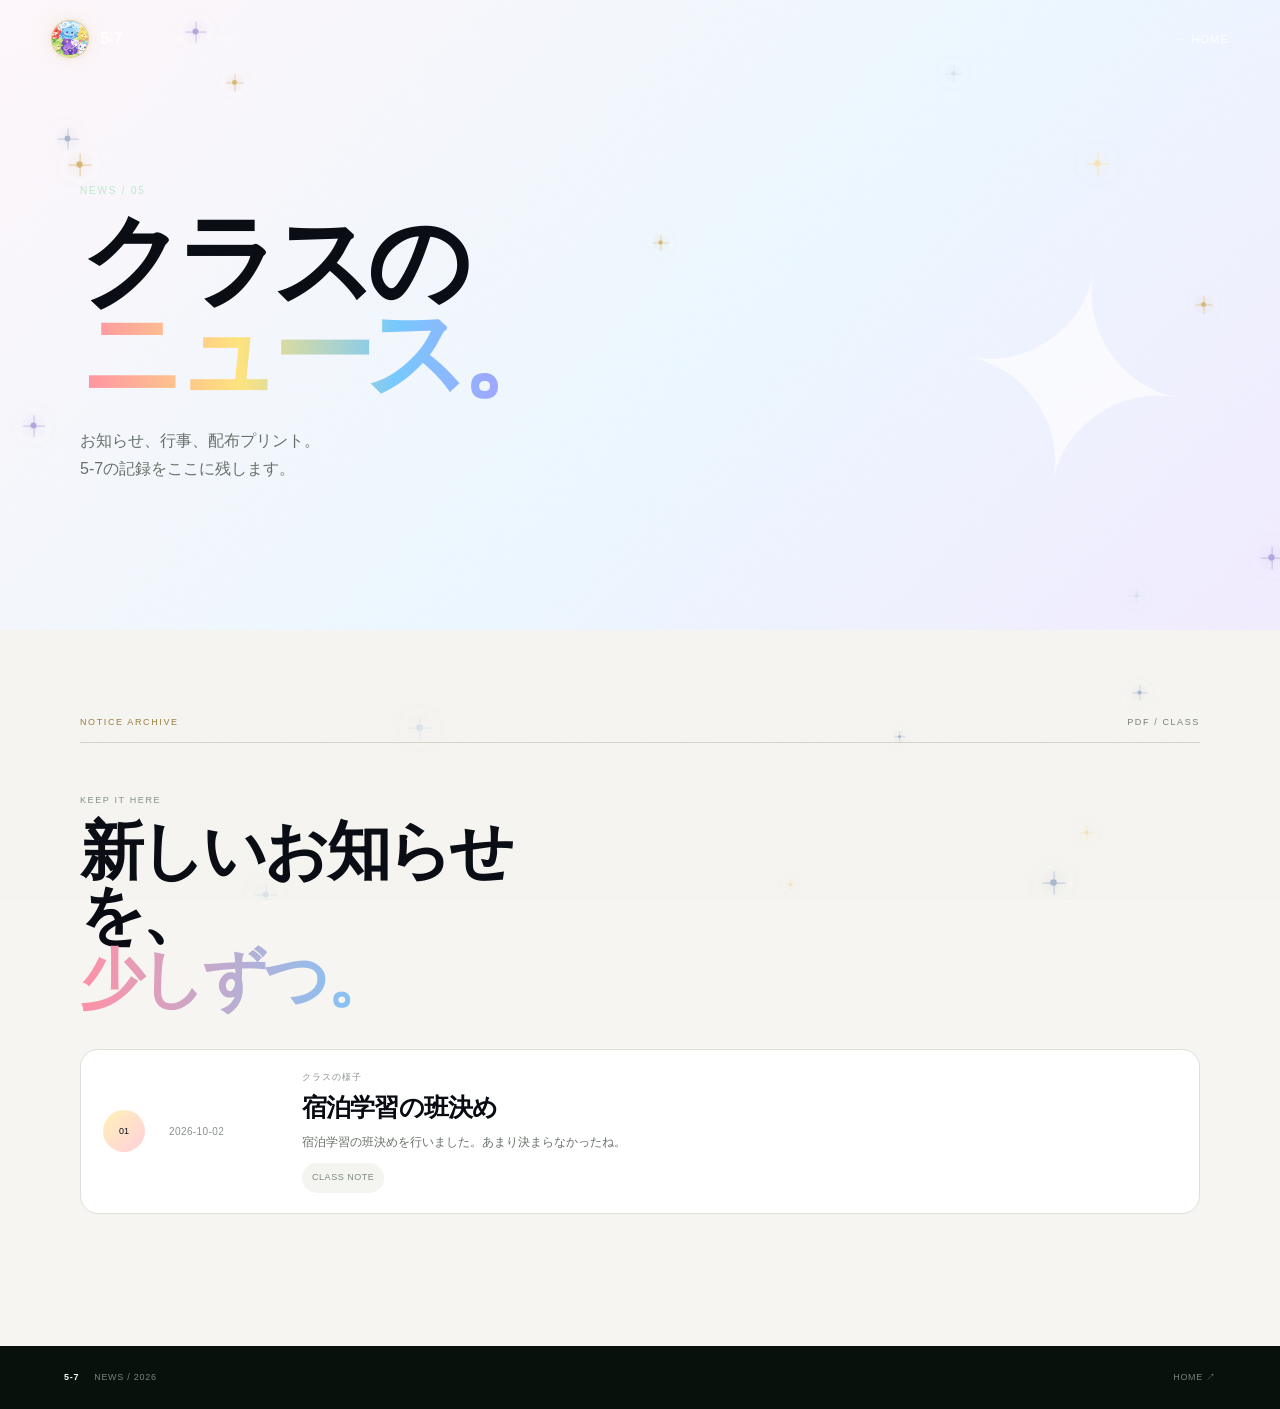
<file: news.html>
<!doctype html>
<html lang="ja">
<head>
  <meta charset="utf-8">
  <meta name="viewport" content="width=device-width, initial-scale=1">
  <meta name="description" content="5-7 クラスのニュースとPDFのお知らせ。">
  <meta name="theme-color" content="#102018">
  <title>NEWS | 5-7</title>
  <link rel="icon" href="favicon.png" type="image/png">
  <link rel="stylesheet" href="style.css">
</head>
<body class="sub-page">
  <div class="page-noise" aria-hidden="true"></div>
  <div class="sparkles" id="sparkles" aria-hidden="true"></div>
  <header class="header light-header">
    <a class="brand" href="index.html"><span class="brand-mark"><img src="class-icon.png" alt=""></span><span class="brand-name">5-7</span><span class="brand-sub">CLASS HOMEPAGE</span></a>
    <a class="back-home" href="index.html">← HOME</a>
  </header>
  <main>
    <section class="sub-hero news-sub-hero">
      <div class="sub-hero-inner reveal">
        <p class="small-label">NEWS / 05</p>
        <h1>クラスの<br><span>ニュース。</span></h1>
        <p>お知らせ、行事、配布プリント。<br>5-7の記録をここに残します。</p>
      </div>
      <div class="sub-hero-shape" aria-hidden="true">✦</div>
    </section>

    <section class="section news-page-section">
      <div class="section-kicker reveal"><span>NOTICE ARCHIVE</span><span>PDF / CLASS</span></div>
      <div class="news-page-intro reveal">
        <div><p class="tiny-label">KEEP IT HERE</p><h2>新しいお知らせを、<br><span>少しずつ。</span></h2></div>
      </div>
      <div class="news-list" id="newsList"></div>
      <div class="news-empty" id="newsEmpty" hidden><div>✦</div><h2>これから増えていく。</h2><p><code>news-data.js</code> にニュースを追加するとここに表示されます。</p></div>
    </section>
  </main>
  <footer class="footer"><div class="footer-brand"><strong>5-7</strong><span>NEWS / 2026</span></div><a href="index.html">HOME ↗</a></footer>
  <script src="news-data.js"></script>
  <script src="script.js"></script>
</body>
</html>
</file>
<file: style.css>
:root {
  --ink: #102018;
  --ink-soft: #20342a;
  --paper: #fffdf8;
  --paper-2: #f6f5ef;
  --line: #d8ddd5;
  --muted: #7c867f;
  --white: #ffffff;
  --pink: #ff91a5;
  --blue: #76c9ff;
  --yellow: #ffe47d;
  --green: #65d6a2;
  --purple: #b695ff;
  --max: 1120px;
}

* { box-sizing: border-box; }
html { scroll-behavior: smooth; }
body { margin: 0; background: var(--paper); color: var(--ink); font-family: Arial, "Hiragino Kaku Gothic ProN", "Yu Gothic", sans-serif; line-height: 1.7; }
body.menu-open,
body.lightbox-open { overflow: hidden; }
a { color: inherit; text-decoration: none; }
button { font: inherit; }
img { max-width: 100%; }
::selection { background: var(--yellow); color: var(--ink); }

.page-noise {
  position: fixed;
  inset: 0;
  z-index: 100;
  pointer-events: none;
  opacity: .02;
  background-image: url("data:image/svg+xml,%3Csvg xmlns='http://www.w3.org/2000/svg' width='180' height='180' viewBox='0 0 180 180'%3E%3Cfilter id='noise'%3E%3CfeTurbulence type='fractalNoise' baseFrequency='.8' numOctaves='3' stitchTiles='stitch'/%3E%3C/filter%3E%3Crect width='100%25' height='100%25' filter='url(%23noise)'/%3E%3C/svg%3E");
}

.sparkles { position: fixed; inset: 0; z-index: 80; pointer-events: none; overflow: hidden; }
.sparkles i { position: absolute; width: 5px; height: 5px; border-radius: 50%; background: currentColor; box-shadow: 0 0 14px currentColor; animation: twinkle 3.4s ease-in-out infinite; }
.sparkles i::before,
.sparkles i::after { content: ""; position: absolute; left: 50%; top: 50%; width: 18px; height: 1px; background: currentColor; transform: translate(-50%, -50%); opacity: .55; }
.sparkles i::after { transform: translate(-50%, -50%) rotate(90deg); }

.header {
  position: fixed;
  z-index: 70;
  top: 0;
  left: 0;
  right: 0;
  height: 78px;
  padding: 0 4vw;
  display: flex;
  align-items: center;
  justify-content: space-between;
  color: var(--white);
}
.header.light-header { color: var(--ink); background: rgba(255,255,255,.8); backdrop-filter: blur(14px); border-bottom: 1px solid rgba(16,32,24,.06); }
.brand { display: flex; align-items: center; gap: 11px; }
.brand-mark { width: 38px; height: 38px; display: grid; place-items: center; border-radius: 50%; overflow: hidden; background: #fff; border: 1px solid currentColor; }
.brand-mark img { width: 100%; height: 100%; object-fit: cover; }
.brand-name { font-weight: 900; letter-spacing: -.02em; }
.brand-sub { font-size: 9px; letter-spacing: .16em; opacity: .6; }
.header-right { display: flex; align-items: center; gap: 20px; }
.header-note { font-size: 9px; letter-spacing: .12em; opacity: .6; }
.menu-button { width: 42px; height: 42px; border: 1px solid currentColor; background: transparent; color: inherit; display: grid; place-content: center; gap: 5px; cursor: pointer; }
.menu-button span { width: 17px; height: 1px; background: currentColor; display: block; }
.back-home { font-size: 11px; letter-spacing: .1em; }

.menu-panel { position: fixed; inset: 0 0 0 auto; width: min(360px, 88vw); z-index: 90; background: #0b1711; color: #f6fff8; transform: translateX(100%); transition: transform .45s ease; box-shadow: -30px 0 80px rgba(0,0,0,.25); }
.menu-panel.is-open { transform: none; }
.menu-panel-inner { height: 100%; padding: 22px 24px 24px; display: flex; flex-direction: column; }
.menu-top { display: flex; align-items: center; justify-content: space-between; color: #8fa297; font-size: 11px; letter-spacing: .16em; }
.menu-close { border: 0; background: none; color: #fff; font-size: 28px; line-height: 1; cursor: pointer; }
.menu-links { margin: auto 0; }
.menu-links a { display: grid; grid-template-columns: 30px 1fr 20px; align-items: center; gap: 12px; padding: 11px 0; border-bottom: 1px solid #26362d; }
.menu-links span { color: var(--green); font-size: 10px; }
.menu-links strong { font-size: 1.65rem; letter-spacing: -.05em; }
.menu-links em { font-style: normal; opacity: .55; }
.menu-links a:hover strong { color: var(--yellow); }
.menu-bottom { color: #637168; font-size: 10px; letter-spacing: .12em; }

.hero { min-height: 100svh; padding: 130px 5vw 90px; background: var(--ink); color: #f6fff9; position: relative; overflow: hidden; display: flex; align-items: center; }
.hero-backdrop { position: absolute; inset: 0; overflow: hidden; }
.hero-grid { position: absolute; inset: 0; opacity: .1; background-image: linear-gradient(#608170 1px, transparent 1px), linear-gradient(90deg, #608170 1px, transparent 1px); background-size: 70px 70px; }
.hero-blob { position: absolute; width: 45vw; aspect-ratio: 1; border-radius: 50%; filter: blur(5px); opacity: .16; }
.blob-pink { top: -22vw; left: -16vw; background: radial-gradient(circle, var(--pink), transparent 65%); }
.blob-blue { right: -18vw; bottom: -20vw; background: radial-gradient(circle, var(--blue), transparent 65%); }
.hero-orbit { position: absolute; border: 1px solid rgba(198,255,227,.22); border-radius: 50%; aspect-ratio: 1; }
.orbit-one { width: 60vw; right: -25vw; top: 15vh; animation: spin 34s linear infinite; }
.orbit-two { width: 31vw; right: 11vw; top: 33vh; border-style: dashed; animation: spin 21s linear infinite reverse; }
.hero-inner { width: min(var(--max), 100%); margin: auto; display: grid; grid-template-columns: 1.05fr .95fr; align-items: center; gap: 55px; position: relative; z-index: 2; }
.hero-copy { max-width: 650px; }
.small-label { margin: 0 0 16px; font-size: 10px; letter-spacing: .18em; color: #bfe8d0; }
.hero h1 { margin: 0; font-size: clamp(3.6rem, 7vw, 7.6rem); line-height: .98; letter-spacing: -.075em; font-weight: 900; }
.hero h1 span { background: linear-gradient(90deg, var(--pink), var(--yellow), var(--blue)); -webkit-background-clip: text; background-clip: text; color: transparent; }
.hero h1 b { display: inline-block; position: relative; font-weight: 900; }
.hero h1 b::after { content: ""; position: absolute; left: -2%; right: -3%; bottom: .02em; height: .18em; background: linear-gradient(90deg, var(--green), var(--yellow), var(--pink), var(--blue)); transform: rotate(-1deg); z-index: -1; transform-origin: left; animation: underline .9s .35s both; }
.hero-lead { margin: 30px 0 0; max-width: 610px; color: #b7c6be; font-size: 15px; }
.hero-actions { display: flex; align-items: center; gap: 22px; margin-top: 34px; }
.primary-button,
.outline-button { display: inline-flex; align-items: center; justify-content: space-between; gap: 22px; padding: 13px 16px; border: 1px solid #687a70; font-size: 10px; letter-spacing: .08em; transition: transform .25s ease, background .25s ease, color .25s ease, border-color .25s ease; }
.primary-button { background: #effcf4; color: var(--ink); border-color: transparent; }
.primary-button:hover { transform: translateY(-3px); background: linear-gradient(90deg, var(--green), var(--yellow)); }
.outline-button:hover { transform: translateY(-3px); border-color: transparent; background: var(--ink); color: #fff; }
.hero .text-button { color: #d6e7de; }
.text-button { font-size: 10px; letter-spacing: .12em; border-bottom: 1px solid currentColor; padding-bottom: 6px; }
.text-button:hover { color: var(--yellow); }
.hero-visual { position: relative; width: min(500px, 100%); justify-self: end; }
.hero-card { position: relative; padding: 13px; background: rgba(255,255,255,.08); border: 1px solid rgba(255,255,255,.25); box-shadow: 0 30px 90px rgba(0,0,0,.28); transform: rotate(2deg); animation: float 7s ease-in-out infinite; }
.hero-card img { display: block; width: 100%; height: auto; background: #fff; }
.hero-card-top,
.hero-card-bottom { display: flex; align-items: center; justify-content: space-between; padding: 8px 2px; color: #b1c0b8; font-size: 9px; letter-spacing: .12em; }
.float-tag { position: absolute; padding: 9px 12px; border-radius: 99px; border: 1px solid rgba(255,255,255,.32); background: rgba(10,20,15,.75); backdrop-filter: blur(8px); font-size: 9px; letter-spacing: .12em; box-shadow: 0 12px 35px rgba(0,0,0,.2); animation: bob 4s ease-in-out infinite; }
.tag-study { left: -25px; top: 14%; color: #ffd2dc; }
.tag-lunch { right: -20px; top: 48%; color: #fff0b3; animation-delay: -.8s; }
.tag-play { left: 11%; bottom: -8px; color: #bfe0ff; animation-delay: -1.6s; }
.hero-scroll { position: absolute; right: 5vw; bottom: 27px; z-index: 3; font-size: 9px; letter-spacing: .16em; color: #7e9387; }
.hero-scroll span { margin-left: 8px; color: #d6e5dc; }

.notice-strip { display: grid; grid-template-columns: 110px 1fr; align-items: center; min-height: 50px; border-bottom: 1px solid var(--line); background: #fff; overflow: hidden; }
.notice-label { padding-left: 5vw; font-size: 9px; letter-spacing: .16em; color: #818a83; }
.notice-track { display: flex; gap: 24px; align-items: center; white-space: nowrap; overflow: hidden; font-size: 12px; color: #5d665f; }
.notice-track span { flex: 0 0 auto; }
.notice-track i { flex: 0 0 auto; color: var(--pink); font-style: normal; }

.section { width: min(var(--max), 90vw); margin: auto; padding: 120px 0; }
.section-kicker { display: flex; justify-content: space-between; gap: 20px; padding-bottom: 12px; border-bottom: 1px solid var(--line); color: #757f78; font-size: 9px; letter-spacing: .13em; }
.tiny-label { margin: 0 0 10px; color: #879089; font-size: 9px; letter-spacing: .13em; }
.class-section { position: relative; }
.class-layout { display: grid; grid-template-columns: 1fr 1fr; gap: 80px; padding-top: 55px; }
.class-title h2 { margin: 0; font-size: clamp(3.2rem, 6vw, 6rem); line-height: .98; letter-spacing: -.07em; }
.class-title h2 span { background: linear-gradient(90deg, var(--pink), var(--yellow), var(--blue)); -webkit-background-clip: text; background-clip: text; color: transparent; }
.class-copy { max-width: 520px; color: #5e675f; font-size: 14px; }
.class-copy .lead { color: var(--ink); font-size: 18px; }
.class-copy strong { color: var(--ink); }
.class-values { display: flex; flex-wrap: wrap; gap: 9px; margin-top: 26px; }
.class-values span { padding: 6px 12px; border-radius: 99px; background: #f0f1ea; color: #515952; font-size: 10px; }
.class-wave { display: flex; gap: 12px; margin-top: 55px; align-items: end; }
.class-wave span { flex: 1; height: 10px; border-radius: 99px; background: var(--pink); opacity: .7; }
.class-wave span:nth-child(2) { height: 18px; background: var(--yellow); }
.class-wave span:nth-child(3) { height: 34px; background: var(--green); }
.class-wave span:nth-child(4) { height: 23px; background: var(--blue); }
.class-wave span:nth-child(5) { height: 14px; background: var(--purple); }

.daily-section { padding-top: 25px; }
.daily-heading { max-width: 760px; margin: 48px auto 0; text-align: center; }
.daily-heading h2 { margin: 0; font-size: clamp(2.8rem, 6vw, 6rem); line-height: 1.02; letter-spacing: -.07em; }
.daily-heading h2 span { background: linear-gradient(90deg, var(--pink), var(--yellow), var(--blue), var(--purple)); -webkit-background-clip: text; background-clip: text; color: transparent; }
.daily-cards { display: grid; grid-template-columns: repeat(3, 1fr); gap: 16px; margin-top: 50px; }
.daily-card { min-height: 385px; padding: 26px; border: 1px solid #e1e2dc; border-radius: 22px; position: relative; overflow: hidden; background: #fff; transition: transform .3s ease, box-shadow .3s ease; }
.daily-card:hover { transform: translateY(-7px); box-shadow: 0 22px 50px rgba(25,40,30,.08); }
.daily-card::after { content: ""; position: absolute; width: 180px; height: 180px; right: -75px; bottom: -85px; border-radius: 50%; filter: blur(8px); opacity: .32; }
.daily-card.study::after { background: var(--pink); }
.daily-card.lunch::after { background: var(--yellow); }
.daily-card.play::after { background: var(--blue); }
.daily-card-top { display: flex; justify-content: space-between; font-size: 9px; letter-spacing: .12em; color: #8b938d; }
.daily-icon { width: 66px; height: 66px; margin-top: 45px; display: grid; place-items: center; border-radius: 18px; color: #fff; font-size: 28px; background: linear-gradient(135deg, var(--pink), var(--purple)); box-shadow: 0 16px 32px rgba(160,130,255,.2); }
.daily-card.lunch .daily-icon { background: linear-gradient(135deg, var(--yellow), var(--pink)); }
.daily-card.play .daily-icon { background: linear-gradient(135deg, var(--blue), var(--green)); }
.daily-card h3 { margin: 24px 0 10px; font-size: 2rem; letter-spacing: -.05em; }
.daily-card p { margin: 0; color: #68716a; font-size: 13px; }
.daily-line { position: absolute; left: 26px; right: 26px; bottom: 24px; height: 2px; background: #edf0eb; overflow: hidden; }
.daily-line i { display: block; height: 100%; width: 34%; background: linear-gradient(90deg, var(--pink), var(--blue)); }
.daily-card.lunch .daily-line i { background: linear-gradient(90deg, var(--yellow), var(--pink)); }
.daily-card.play .daily-line i { background: linear-gradient(90deg, var(--blue), var(--green)); }
.switch-line { width: min(760px, 100%); margin: 38px auto 0; display: grid; grid-template-columns: auto 1fr auto; gap: 12px; align-items: center; color: #7a827c; font-size: 9px; letter-spacing: .12em; }
.switch-line div { height: 1px; background: linear-gradient(90deg, var(--pink), var(--yellow), var(--blue)); }
.switch-line strong { grid-column: 1 / -1; justify-self: center; margin-top: 6px; color: #4f5851; font-size: 11px; letter-spacing: .03em; }

.statement { min-height: 72vh; display: grid; place-items: center; position: relative; overflow: hidden; background: var(--ink); color: #f4fff9; }
.statement-star { position: absolute; right: -2vw; top: -9vw; font-size: 50vw; line-height: .7; color: #17261e; }
.statement-inner { width: min(var(--max), 90vw); position: relative; z-index: 2; }
.statement-text { margin: 0; font-size: clamp(4rem, 9vw, 9rem); line-height: .95; letter-spacing: -.08em; font-weight: 900; }
.statement-text span { background: linear-gradient(90deg, var(--pink), var(--yellow), var(--blue), var(--purple)); -webkit-background-clip: text; background-clip: text; color: transparent; }
.statement-sub { margin: 35px 0 0; color: #84938a; font-size: 9px; letter-spacing: .16em; }

.colors-section { padding-top: 105px; }
.colors-intro { max-width: 760px; margin: 48px auto 0; text-align: center; }
.colors-intro h2 { margin: 0; font-size: clamp(2.8rem, 5.7vw, 5.8rem); line-height: 1; letter-spacing: -.07em; }
.colors-intro h2 span { background: linear-gradient(90deg, var(--pink), var(--yellow), var(--blue), var(--purple)); -webkit-background-clip: text; background-clip: text; color: transparent; }
.colors-intro p { max-width: 650px; margin: 20px auto 0; color: #687169; font-size: 14px; }
.color-grid { display: grid; grid-template-columns: repeat(3, 1fr); gap: 15px; margin-top: 45px; }
.color-card { min-height: 285px; padding: 24px; border: 1px solid #dfe1db; background: #fff; position: relative; overflow: hidden; transition: transform .3s ease, box-shadow .3s ease; }
.color-card:hover { transform: translateY(-6px) rotate(-.4deg); box-shadow: 0 18px 44px rgba(25,40,30,.08); }
.color-card .color-dot { display: block; width: 15px; height: 15px; border-radius: 50%; margin-bottom: 22px; }
.color-card small { color: #7f8880; font-size: 9px; letter-spacing: .12em; }
.color-card h3 { margin: 12px 0 8px; font-size: 2.8rem; letter-spacing: -.05em; }
.color-card p { max-width: 240px; margin: 0; color: #626b64; font-size: 13px; }
.color-card em { position: absolute; right: 18px; bottom: 8px; font-style: normal; font-size: 50px; opacity: .12; animation: bob 4s ease-in-out infinite; }
.red .color-dot { background: var(--pink); box-shadow: 0 0 16px rgba(255,145,165,.55); }
.blue .color-dot { background: var(--blue); box-shadow: 0 0 16px rgba(118,201,255,.55); }
.yellow .color-dot { background: var(--yellow); box-shadow: 0 0 16px rgba(255,228,125,.55); }
.green .color-dot { background: var(--green); box-shadow: 0 0 16px rgba(101,214,162,.55); }
.purple .color-dot { background: var(--purple); box-shadow: 0 0 16px rgba(182,149,255,.55); }
.rainbow .color-dot { background: linear-gradient(90deg, var(--pink), var(--yellow), var(--green), var(--blue), var(--purple)); box-shadow: 0 0 16px rgba(145,160,255,.45); }

.feature-section { padding-top: 115px; padding-bottom: 125px; }
.feature-head { display: flex; justify-content: space-between; align-items: end; gap: 30px; margin-top: 48px; }
.feature-head h2 { margin: 0; font-size: clamp(2.8rem, 5.7vw, 5.8rem); line-height: .98; letter-spacing: -.07em; }
.feature-head h2 span { background: linear-gradient(90deg, var(--blue), var(--purple)); -webkit-background-clip: text; background-clip: text; color: transparent; }
.home-news-list { margin-top: 38px; }
.news-card { display: grid; grid-template-columns: 48px 105px minmax(0, 1fr) 160px; gap: 18px; align-items: center; padding: 20px 22px; border: 1px solid #dde0d9; background: #fff; border-radius: 18px; margin-bottom: 12px; transition: transform .25s ease, box-shadow .25s ease; }
.news-card:hover { transform: translateY(-4px); box-shadow: 0 18px 42px rgba(25,40,30,.07); }
.news-index { width: 42px; height: 42px; display: grid; place-items: center; border-radius: 50%; background: linear-gradient(135deg, #fff1b8, #ffd0dc); font-size: 9px; }
.news-date { color: #8a928b; font-size: 10px; letter-spacing: .04em; }
.news-body { min-width: 0; }
.news-category { display: block; margin-bottom: 2px; color: #8a918a; font-size: 9px; letter-spacing: .1em; }
.news-body h2 { margin: 0; font-size: 1.55rem; letter-spacing: -.035em; }
.news-body p { margin: 3px 0 0; color: #677168; font-size: 12px; }
.news-links { display: flex; gap: 10px; flex-wrap: wrap; margin-top: 10px; }
.news-card > .news-body .news-links { margin-top: 11px; }
.pdf-button, .photo-button-small, .news-note { display: inline-flex; padding: 7px 10px; border-radius: 99px; background: #f4f5f0; font-size: 9px; letter-spacing: .06em; }
.pdf-button:hover { background: #ffeef2; color: #c6556d; }
.photo-button-small:hover { background: #eaf6ff; color: #3976a1; }
.news-note { color: #7f8981; }
.news-thumb { width: 160px; aspect-ratio: 4 / 3; overflow: hidden; border-radius: 12px; background: #eceee9; }
.news-thumb img { width: 100%; height: 100%; object-fit: cover; }

.cosmic { min-height: 90vh; padding: 120px 5vw; display: grid; grid-template-columns: .9fr 1.1fr; align-items: center; gap: 30px; position: relative; overflow: hidden; background: #0a110d; color: #eefcf4; }
.cosmic-grid { position: absolute; inset: 0; opacity: .13; background-image: linear-gradient(#4f6658 1px, transparent 1px), linear-gradient(90deg, #4f6658 1px, transparent 1px); background-size: 62px 62px; }
.cosmic-copy { position: relative; z-index: 2; width: min(500px, 100%); }
.cosmic-copy h2 { margin: 0 0 22px; font-size: clamp(3.4rem, 6.7vw, 7rem); line-height: .95; letter-spacing: -.07em; }
.cosmic-copy h2 span { background: linear-gradient(90deg, var(--pink), var(--yellow), var(--blue), var(--purple)); -webkit-background-clip: text; background-clip: text; color: transparent; }
.cosmic-copy > p:last-child { color: #9bab9f; font-size: 14px; max-width: 440px; }
.cosmic-stage { position: relative; min-height: 520px; display: grid; place-items: center; z-index: 2; }
.warp-ring { position: absolute; border-radius: 50%; border: 1px solid rgba(205,240,220,.18); }
.ring-a { width: 360px; aspect-ratio: 1; transform: rotate(-14deg) scaleY(.43); box-shadow: 0 0 30px rgba(255,145,165,.14); animation: disk 8s linear infinite; }
.ring-b { width: 280px; aspect-ratio: 1; transform: rotate(19deg) scaleY(.34); border-style: dashed; animation: diskReverse 10s linear infinite; }
.cosmic-hole { width: min(340px, 62vw); aspect-ratio: 1; border-radius: 50%; display: grid; place-items: center; position: relative; background: radial-gradient(circle, #000 0 25%, rgba(0,0,0,.9) 27%, rgba(0,0,0,.45) 42%, transparent 60%); box-shadow: 0 0 70px rgba(0,0,0,.82), 0 0 160px rgba(0,0,0,.6); }
.cosmic-hole span { width: 42%; aspect-ratio: 1; border-radius: 50%; background: #000; box-shadow: 0 0 55px 18px rgba(0,0,0,.95); }
.warp-copy { position: absolute; left: 50%; top: 50%; white-space: nowrap; transform-origin: center; font-size: 11px; letter-spacing: .16em; opacity: .66; }
.warp-copy-a { color: #ecf8f1; transform: translate(-50%, -50%) rotate(-18deg) skewX(-12deg) scaleY(.55); animation: warpA 8s ease-in-out infinite; }
.warp-copy-b { color: #9edcff; transform: translate(-50%, -50%) rotate(23deg) skewX(13deg) scaleY(.5); animation: warpB 10s ease-in-out infinite; }

.memory-section { padding-bottom: 120px; }
.memory-card { margin-top: 40px; display: grid; grid-template-columns: 1.05fr .95fr; min-height: 500px; overflow: hidden; background: #14231b; color: #f3fff7; }
.memory-photo { min-height: 360px; overflow: hidden; }
.memory-photo img { width: 100%; height: 100%; object-fit: cover; display: block; filter: saturate(.82) contrast(.98); }
.memory-copy { padding: 50px; display: flex; flex-direction: column; align-items: flex-start; justify-content: center; }
.memory-copy h2 { margin: 0 0 18px; font-size: clamp(2.4rem, 4.7vw, 5rem); line-height: .98; letter-spacing: -.06em; }
.memory-copy > p { color: #b8c7bd; max-width: 420px; }
.memory-copy .outline-button { margin-top: 12px; color: #e5f5eb; }

.closing { padding: 130px 5vw 150px; background: var(--ink); color: #f3fff7; }
.closing-inner { width: min(var(--max), 100%); margin: auto; }
.closing h2 { margin: 0; font-size: clamp(4.4rem, 8.8vw, 10rem); line-height: .9; letter-spacing: -.08em; }
.closing h2 span { background: linear-gradient(90deg, var(--pink), var(--yellow), var(--blue), var(--purple)); -webkit-background-clip: text; background-clip: text; color: transparent; }
.closing p:not(.small-label) { max-width: 600px; color: #a7b9ad; }
.closing-actions { display: flex; gap: 20px; align-items: center; margin-top: 28px; }

.footer { padding: 24px 5vw; background: #09110d; color: #76847b; display: flex; justify-content: space-between; align-items: center; gap: 20px; font-size: 9px; letter-spacing: .08em; }
.footer-brand { display: flex; gap: 15px; align-items: center; }
.footer strong { color: #eefaf2; }
.footer a:hover { color: #bfffe0; }

.sub-hero { min-height: 70vh; padding: 150px 5vw 100px; display: flex; align-items: end; position: relative; overflow: hidden; background: linear-gradient(135deg, #fff7fb, #edf8ff 55%, #f2ecff); }
.sub-hero-inner { width: min(var(--max), 100%); margin: auto; position: relative; z-index: 2; }
.sub-hero h1 { margin: 0; font-size: clamp(4rem, 8vw, 8rem); line-height: .9; letter-spacing: -.08em; }
.sub-hero h1 span { background: linear-gradient(90deg, var(--pink), var(--yellow), var(--blue), var(--purple)); -webkit-background-clip: text; background-clip: text; color: transparent; }
.sub-hero-inner > p:last-child { margin-top: 28px; color: #667168; }
.sub-hero-shape { position: absolute; right: 7vw; top: 16vh; font-size: 22vw; color: rgba(255,255,255,.72); transform: rotate(11deg); }
.news-page-section,
.gallery-page-section { padding-top: 85px; }
.news-page-intro,
.gallery-help { display: grid; grid-template-columns: 1fr 1fr; gap: 70px; align-items: end; margin: 50px 0 38px; }
.news-page-intro h2,
.gallery-help h2 { margin: 0; font-size: clamp(2.7rem, 5vw, 5rem); line-height: 1; letter-spacing: -.06em; }
.news-page-intro h2 span { background: linear-gradient(90deg, var(--pink), var(--blue)); -webkit-background-clip: text; background-clip: text; color: transparent; }
.news-page-intro > p,
.gallery-help > p { color: #67716a; font-size: 13px; }
code { padding: 2px 5px; border-radius: 5px; background: #eef0ea; font-size: .95em; }
.news-list { display: grid; gap: 12px; }
.news-list .news-card { grid-template-columns: 48px 115px minmax(0, 1fr) 180px; }
.news-empty { margin-top: 40px; padding: 60px 25px; border: 1px dashed #d7dcd4; text-align: center; color: #758078; }
.news-empty > div { font-size: 30px; color: var(--purple); }
.photo-grid { display: grid; grid-template-columns: repeat(2, 1fr); gap: 18px; }
.photo-card { background: #fff; border: 1px solid #e0e2dd; border-radius: 20px; overflow: hidden; }
.photo-open { display: block; width: 100%; padding: 0; border: 0; background: none; cursor: zoom-in; }
.photo-open img { display: block; width: 100%; aspect-ratio: 4 / 3; object-fit: cover; transition: transform .45s ease; }
.photo-card:hover .photo-open img { transform: scale(1.025); }
.photo-card-body { padding: 22px; }
.photo-card-body small { color: #8b938d; font-size: 9px; letter-spacing: .11em; }
.photo-card-body h2 { margin: 8px 0 6px; font-size: 1.75rem; letter-spacing: -.04em; }
.photo-card-body p { margin: 0; color: #667168; font-size: 13px; }
.gallery-empty { display: grid; grid-template-columns: 240px 1fr; gap: 40px; align-items: center; padding: 30px; border: 1px dashed #d8ddd5; }
.gallery-empty img { width: 100%; }
.gallery-empty h2 { margin: 0 0 15px; font-size: 3rem; letter-spacing: -.06em; }

.lightbox { position: fixed; inset: 0; z-index: 120; background: rgba(4,8,6,.9); display: grid; place-items: center; padding: 40px 20px; opacity: 0; visibility: hidden; transition: opacity .25s ease, visibility .25s ease; }
.lightbox.is-open { opacity: 1; visibility: visible; }
.lightbox figure { margin: 0; max-width: min(1100px, 95vw); max-height: 90vh; text-align: center; }
.lightbox img { max-width: 100%; max-height: 78vh; display: block; margin: auto; box-shadow: 0 25px 70px rgba(0,0,0,.45); }
.lightbox figcaption { margin-top: 12px; color: #eff9f3; font-size: 12px; }
.lightbox-close { position: absolute; top: 18px; right: 20px; width: 44px; height: 44px; border-radius: 50%; border: 1px solid rgba(255,255,255,.3); background: rgba(255,255,255,.08); color: #fff; font-size: 24px; cursor: pointer; }

.reveal { opacity: 0; transform: translateY(25px); transition: opacity .75s ease, transform .75s ease; }
.reveal.visible { opacity: 1; transform: none; }

@keyframes spin { to { transform: rotate(360deg); } }
@keyframes float { 0%, 100% { transform: translateY(0) rotate(2deg); } 50% { transform: translateY(-12px) rotate(.5deg); } }
@keyframes bob { 0%, 100% { transform: translateY(0) rotate(0deg); } 50% { transform: translateY(-8px) rotate(6deg); } }
@keyframes twinkle { 0%, 100% { opacity: .15; transform: scale(.6); } 50% { opacity: .9; transform: scale(1.25); } }
@keyframes underline { from { transform: scaleX(0) rotate(-1deg); } to { transform: scaleX(1) rotate(-1deg); } }
@keyframes disk { from { transform: rotate(-14deg) scaleY(.43); } 50% { transform: rotate(166deg) scaleY(.4); } to { transform: rotate(346deg) scaleY(.43); } }
@keyframes diskReverse { from { transform: rotate(19deg) scaleY(.34); } 50% { transform: rotate(-161deg) scaleY(.31); } to { transform: rotate(-341deg) scaleY(.34); } }
@keyframes warpA { 0%, 100% { transform: translate(-50%, -50%) rotate(-18deg) skewX(-12deg) scaleY(.55) scaleX(1); } 50% { transform: translate(-50%, -50%) rotate(-11deg) skewX(-18deg) scaleY(.45) scaleX(1.08); } }
@keyframes warpB { 0%, 100% { transform: translate(-50%, -50%) rotate(23deg) skewX(13deg) scaleY(.5) scaleX(1); } 50% { transform: translate(-50%, -50%) rotate(28deg) skewX(18deg) scaleY(.4) scaleX(1.1); } }

@media (max-width: 980px) {
  .hero-inner, .class-layout, .memory-card, .cosmic, .news-page-intro, .gallery-help { grid-template-columns: 1fr; }
  .hero-visual { justify-self: center; width: min(620px, 100%); }
  .hero-copy { max-width: none; }
  .daily-cards, .color-grid { grid-template-columns: repeat(2, 1fr); }
  .feature-head { align-items: start; flex-direction: column; }
  .news-card, .news-list .news-card { grid-template-columns: 48px 95px minmax(0, 1fr); }
  .news-thumb { grid-column: 3; width: min(180px, 100%); justify-self: end; grid-row: 1 / span 2; }
  .memory-photo { min-height: 460px; }
  .cosmic-stage { min-height: 460px; }
}

@media (max-width: 720px) {
  .header { height: 66px; padding: 0 18px; }
  .brand-sub, .header-note { display: none; }
  .hero { padding: 110px 18px 75px; }
  .hero h1 { font-size: clamp(3.3rem, 14vw, 5.8rem); }
  .hero-lead { font-size: 14px; }
  .hero-actions { gap: 16px; flex-wrap: wrap; }
  .hero-visual { width: 92%; margin-top: 8px; }
  .tag-study { left: -10px; }
  .tag-lunch { right: -7px; }
  .tag-play { left: 8%; }
  .notice-strip { grid-template-columns: 78px 1fr; }
  .notice-label { padding-left: 18px; }
  .section { width: min(100% - 36px, var(--max)); padding: 78px 0; }
  .class-layout { gap: 45px; padding-top: 40px; }
  .class-title h2 { font-size: clamp(3.1rem, 14vw, 5.2rem); }
  .daily-cards, .color-grid, .photo-grid { grid-template-columns: 1fr; }
  .daily-card { min-height: 335px; }
  .statement { min-height: 62vh; }
  .statement-text { font-size: clamp(3.5rem, 15vw, 5.8rem); }
  .feature-head h2 { font-size: clamp(3rem, 14vw, 5rem); }
  .news-card, .news-list .news-card { grid-template-columns: 42px 1fr; gap: 10px 14px; padding: 18px; }
  .news-date { grid-column: 2; padding-top: 0; }
  .news-body { grid-column: 1 / -1; }
  .news-thumb { grid-column: 1 / -1; grid-row: auto; width: 100%; justify-self: stretch; }
  .home-news-list .news-thumb { width: 100%; }
  .cosmic { padding: 85px 18px; min-height: 92vh; grid-template-columns: 1fr; }
  .cosmic-copy h2 { font-size: clamp(3.5rem, 14vw, 5.8rem); }
  .cosmic-stage { min-height: 410px; }
  .cosmic-hole { width: 75vw; }
  .ring-a { width: 82vw; }
  .ring-b { width: 66vw; }
  .memory-copy { padding: 30px; }
  .memory-photo { min-height: 300px; }
  .closing { padding: 90px 18px 110px; }
  .closing h2 { font-size: clamp(4rem, 17vw, 7rem); }
  .footer { padding: 20px 18px; flex-direction: column; align-items: flex-start; }
  .sub-hero { min-height: 58vh; padding: 130px 18px 70px; }
  .sub-hero h1 { font-size: clamp(4rem, 16vw, 6.8rem); }
  .sub-hero-shape { right: 2vw; top: 12vh; font-size: 34vw; }
  .gallery-empty { grid-template-columns: 1fr; }
  .gallery-empty img { width: min(240px, 80%); }
  .menu-panel { width: min(320px, 90vw); }
}

@media (prefers-reduced-motion: reduce) {
  html { scroll-behavior: auto; }
  *, *::before, *::after { animation: none !important; transition: none !important; }
}


/* ===== LUXE EDITION: silver, champagne gold, restrained prismatic light ===== */
:root {
  --ink: #080b12;
  --ink-soft: #151b28;
  --paper: #f6f5f1;
  --paper-2: #ecebe6;
  --line: #d7d4cc;
  --muted: #777b83;
  --gold: #d8b978;
  --gold-light: #f4e4b7;
  --silver: #dce3ec;
  --silver-deep: #8996a8;
  --prism: #b6a7df;
}
::selection { background: #d8b978; color: #080b12; }
body { background: var(--paper); }
.page-noise { opacity: .035; }
.sparkles i {
  background: currentColor;
  box-shadow: 0 0 10px currentColor, 0 0 22px rgba(220,227,236,.35);
}
.header { transition: background .35s ease, color .35s ease, border-color .35s ease; }
.header.light-header {
  background: rgba(246,245,241,.84);
  border-bottom-color: rgba(170,148,103,.22);
  box-shadow: 0 8px 36px rgba(9,12,20,.045);
}
.brand-mark {
  border-color: rgba(216,185,120,.8);
  box-shadow: 0 0 0 3px rgba(216,185,120,.08), 0 0 22px rgba(216,185,120,.16);
}
.menu-panel {
  background:
    radial-gradient(ellipse at 10% 10%, rgba(216,185,120,.13), transparent 42%),
    linear-gradient(145deg, #101521, #07090f 75%);
  border-left: 1px solid rgba(216,185,120,.24);
}
.menu-links a { border-bottom-color: rgba(220,227,236,.13); transition: padding .25s ease, color .25s ease; }
.menu-links a:hover { padding-left: 8px; }
.menu-links span { color: var(--gold); }
.menu-links a:hover strong { color: var(--gold-light); }
.hero {
  background:
    radial-gradient(ellipse at 78% 22%, rgba(140,155,179,.15), transparent 36%),
    radial-gradient(ellipse at 18% 86%, rgba(216,185,120,.10), transparent 34%),
    #080b12;
}
.hero-grid {
  opacity: .14;
  background-image: linear-gradient(rgba(196,205,220,.28) 1px, transparent 1px), linear-gradient(90deg, rgba(196,205,220,.28) 1px, transparent 1px);
  mask-image: linear-gradient(to bottom, transparent, #000 22%, #000 75%, transparent);
}
.hero-orbit { border-color: rgba(220,227,236,.16); }
.hero-orbit.orbit-one { box-shadow: 0 0 50px rgba(216,185,120,.06), inset 0 0 45px rgba(220,227,236,.025); }
.hero-blob { filter: blur(2px); opacity: .42; }
.blob-pink {
  background: radial-gradient(circle, rgba(216,185,120,.42), rgba(216,185,120,0) 68%);
}
.blob-blue {
  background: radial-gradient(circle, rgba(165,183,213,.35), rgba(165,183,213,0) 70%);
}
.hero-copy h1 { letter-spacing: -.055em; }
.hero-copy h1 span {
  background: linear-gradient(105deg, #fff 0%, #dce3ec 24%, #d8b978 48%, #fff0c9 61%, #dce3ec 82%, #fff 100%);
  background-size: 230% auto;
  -webkit-background-clip: text;
  background-clip: text;
  color: transparent;
  animation: luxeMetal 8s linear infinite;
  filter: drop-shadow(0 0 22px rgba(216,185,120,.10));
}
.hero-copy h1 b {
  color: #f4f2ec;
  text-shadow: 0 0 35px rgba(220,227,236,.13);
}
.small-label, .tiny-label, .section-kicker, .hero-card-top, .hero-card-bottom {
  letter-spacing: .18em;
}
.primary-button {
  background: linear-gradient(110deg, #f4e4b7, #c7a65e 48%, #eee0b5);
  color: #11141b;
  border: 1px solid rgba(255,255,255,.6);
  box-shadow: 0 8px 28px rgba(216,185,120,.16), inset 0 1px rgba(255,255,255,.65);
  transition: transform .25s ease, box-shadow .25s ease, filter .25s ease;
}
.primary-button:hover {
  transform: translateY(-3px);
  box-shadow: 0 14px 38px rgba(216,185,120,.26);
  filter: brightness(1.04);
}
.text-button { transition: color .25s ease; }
.text-button:hover { color: var(--gold-light); }
.hero-card {
  border: 1px solid rgba(220,227,236,.35);
  background: linear-gradient(145deg, rgba(255,255,255,.12), rgba(255,255,255,.025));
  box-shadow: 0 30px 90px rgba(0,0,0,.32), 0 0 0 1px rgba(216,185,120,.10), inset 0 1px rgba(255,255,255,.2);
  backdrop-filter: blur(16px);
  transform-style: preserve-3d;
  transition: transform .2s ease-out, box-shadow .35s ease;
}
.hero-card::before {
  content: "";
  position: absolute;
  inset: 0;
  border-radius: inherit;
  pointer-events: none;
  background: linear-gradient(125deg, transparent 22%, rgba(255,255,255,.14) 38%, rgba(216,185,120,.11) 44%, transparent 58%);
  transform: translateX(-120%);
  animation: cardShimmer 8s ease-in-out infinite;
}
.hero-card img { filter: drop-shadow(0 10px 25px rgba(0,0,0,.12)); }
.float-tag {
  border: 1px solid rgba(220,227,236,.24);
  background: rgba(13,17,27,.68);
  color: #f3e6c7;
  box-shadow: 0 10px 30px rgba(0,0,0,.16);
  backdrop-filter: blur(10px);
}
.notice-strip {
  background: #111622;
  color: #e8e6df;
  border-top: 1px solid rgba(216,185,120,.35);
  border-bottom: 1px solid rgba(216,185,120,.18);
}
.notice-label { color: var(--gold); }
.notice-track i { color: var(--gold); }
.section { position: relative; }
.section-kicker span:first-child { color: #9b7d3d; }
.class-title h2 span {
  background: linear-gradient(100deg, #9b7d3d, #e1c986 45%, #7e8998 70%, #b49a5c);
  background-size: 220% auto;
  -webkit-background-clip: text;
  background-clip: text;
  color: transparent;
  animation: luxeMetal 9s linear infinite;
}
.class-values span {
  border: 1px solid rgba(166,140,83,.35);
  background: linear-gradient(140deg, rgba(255,255,255,.85), rgba(226,220,204,.55));
  box-shadow: 0 5px 18px rgba(20,24,32,.035);
}
a, button { -webkit-tap-highlight-color: transparent; }
.reveal { transform: translateY(26px); filter: blur(4px); transition: opacity .8s ease, transform .8s cubic-bezier(.2,.75,.25,1), filter .8s ease; }
.reveal.visible { transform: translateY(0); filter: blur(0); }
.reveal.visible:nth-child(2) { transition-delay: .08s; }
.reveal.visible:nth-child(3) { transition-delay: .15s; }
@keyframes luxeMetal {
  0% { background-position: 100% center; }
  100% { background-position: -130% center; }
}
@keyframes cardShimmer {
  0%, 20% { transform: translateX(-120%); opacity: 0; }
  30% { opacity: 1; }
  48%, 100% { transform: translateX(120%); opacity: 0; }
}
@keyframes luxeFloat {
  0%, 100% { transform: translateY(0); }
  50% { transform: translateY(-9px); }
}
.tag-study { animation: luxeFloat 5s ease-in-out infinite; }
.tag-lunch { animation: luxeFloat 5.6s ease-in-out -1.4s infinite; }
.tag-play { animation: luxeFloat 4.8s ease-in-out -2.2s infinite; }
@media (max-width: 700px) {
  .header-note { display: none; }
  .hero { background-size: auto, auto, auto; }
  .hero-card { backdrop-filter: blur(8px); }
  .hero-copy h1 span { background-size: 280% auto; }
}
@media (prefers-reduced-motion: reduce) {
  *, *::before, *::after { animation-duration: .01ms !important; animation-iteration-count: 1 !important; scroll-behavior: auto !important; transition-duration: .01ms !important; }
}
</file>
